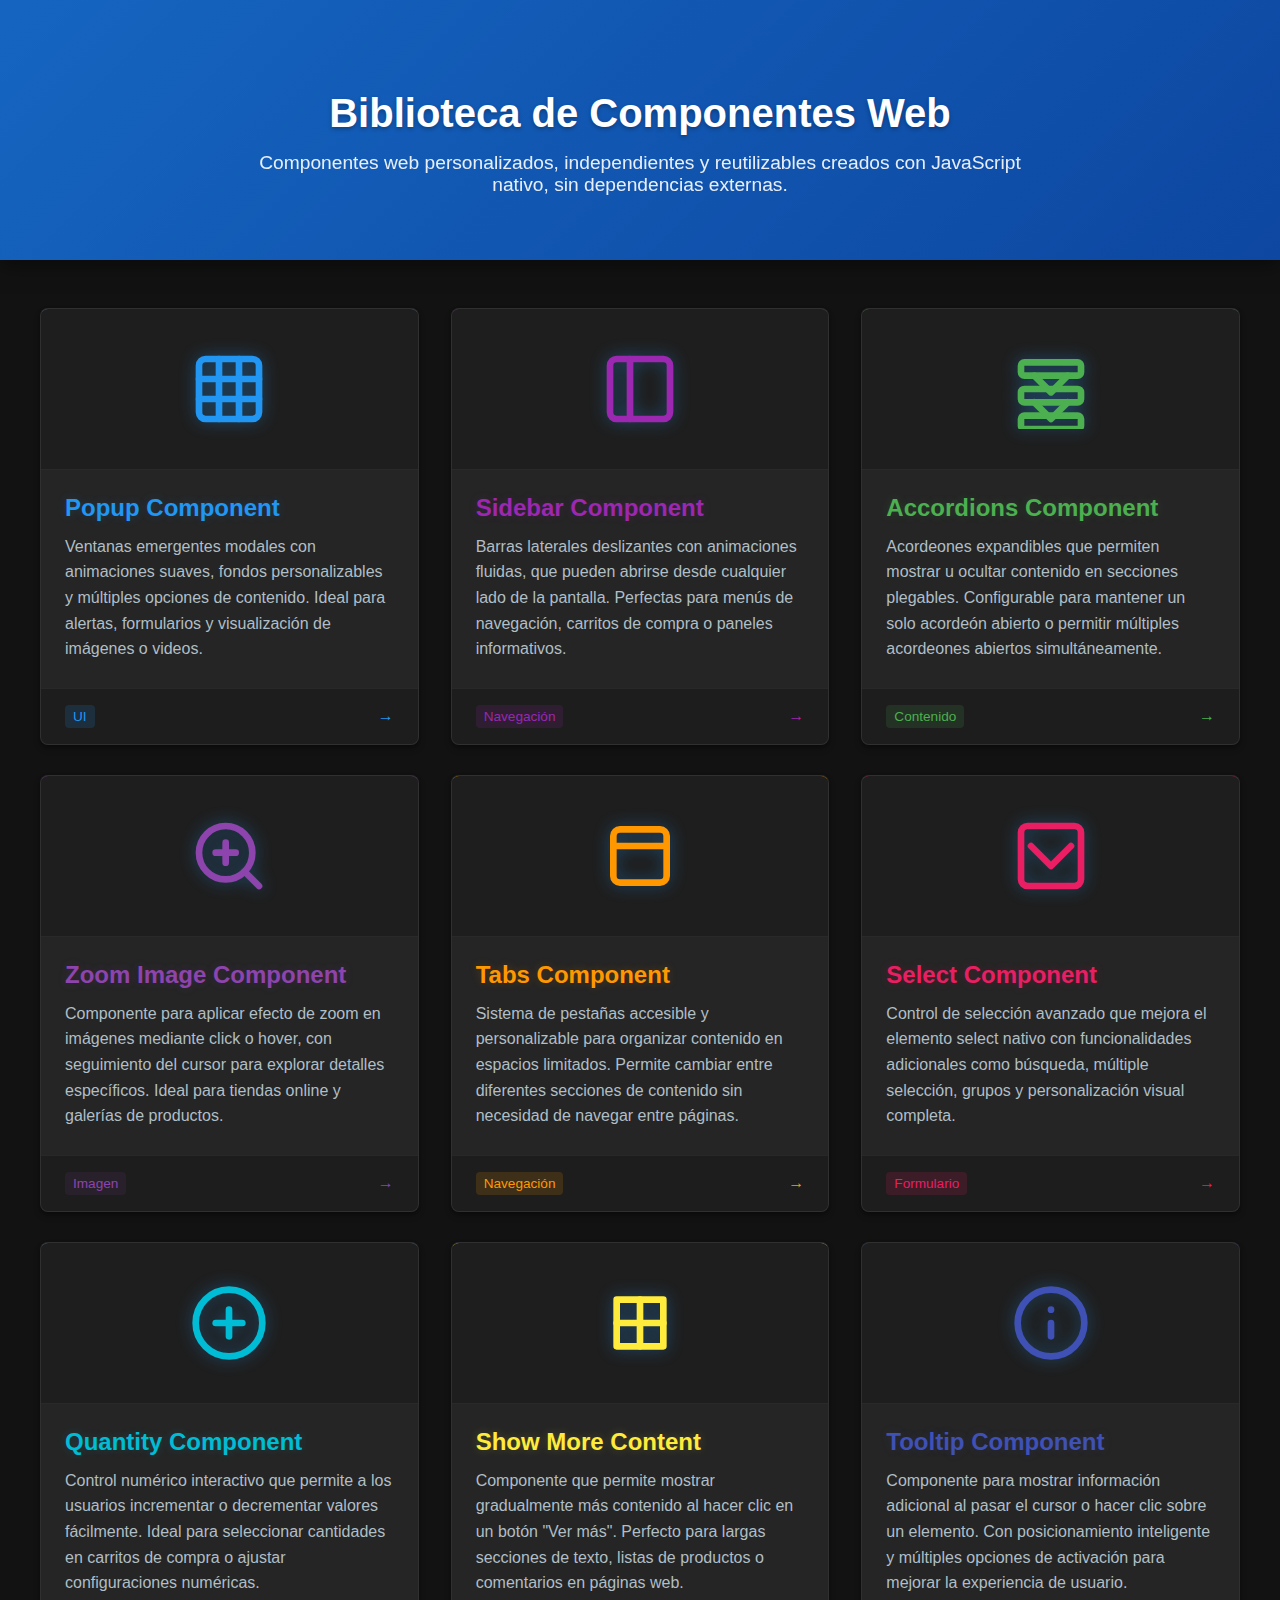
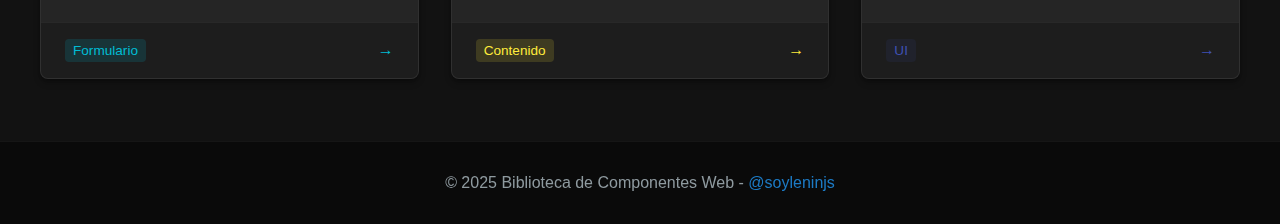
<file: index.html>
<!DOCTYPE html>
<html lang="es">
<head>
  <meta charset="UTF-8">
  <meta name="viewport" content="width=device-width, initial-scale=1.0">
  <title>Componentes Web Personalizados</title>
  <link rel="stylesheet" href="examples-styles.css">
  <link rel="stylesheet" href="index.css">
</head>
<body>
  <div class="hero">
    <h1>Biblioteca de Componentes Web</h1>
    <p>Componentes web personalizados, independientes y reutilizables creados con JavaScript nativo, sin dependencias externas.</p>
  </div>
  
  <div class="container">
    <div class="components-grid">
      <!-- Componente Popup -->
      <a href="popup-component/index.html" class="component-card">
        <div class="card-icon icon-popup">
          <svg xmlns="http://www.w3.org/2000/svg" viewBox="0 0 24 24" fill="none" stroke="currentColor" stroke-width="2" stroke-linecap="round" stroke-linejoin="round">
            <rect x="3" y="3" width="18" height="18" rx="2" ry="2"></rect>
            <line x1="9" y1="3" x2="9" y2="21"></line>
            <line x1="15" y1="3" x2="15" y2="21"></line>
            <line x1="3" y1="9" x2="21" y2="9"></line>
            <line x1="3" y1="15" x2="21" y2="15"></line>
          </svg>
        </div>
        <div class="card-content">
          <h2>Popup Component</h2>
          <p>Ventanas emergentes modales con animaciones suaves, fondos personalizables y múltiples opciones de contenido. Ideal para alertas, formularios y visualización de imágenes o videos.</p>
        </div>
        <div class="card-footer">
          <span class="card-tag">UI</span>
          <span class="card-arrow">→</span>
        </div>
      </a>

      <!-- Componente Sidebar -->
      <a href="sidebar-component/index.html" class="component-card">
        <div class="card-icon icon-sidebar">
          <svg xmlns="http://www.w3.org/2000/svg" viewBox="0 0 24 24" fill="none" stroke="currentColor" stroke-width="2" stroke-linecap="round" stroke-linejoin="round">
            <rect x="3" y="3" width="18" height="18" rx="2" ry="2"></rect>
            <line x1="9" y1="3" x2="9" y2="21"></line>
          </svg>
        </div>
        <div class="card-content">
          <h2>Sidebar Component</h2>
          <p>Barras laterales deslizantes con animaciones fluidas, que pueden abrirse desde cualquier lado de la pantalla. Perfectas para menús de navegación, carritos de compra o paneles informativos.</p>
        </div>
        <div class="card-footer">
          <span class="card-tag">Navegación</span>
          <span class="card-arrow">→</span>
        </div>
      </a>

      <!-- Componente Accordions -->
      <a href="accordions-component/index.html" class="component-card">
        <div class="card-icon icon-accordion">
          <svg xmlns="http://www.w3.org/2000/svg" viewBox="0 0 24 24" fill="none" stroke="currentColor" stroke-width="2" stroke-linecap="round" stroke-linejoin="round">
            <rect x="3" y="4" width="18" height="4" rx="1"></rect>
            <rect x="3" y="12" width="18" height="4" rx="1"></rect>
            <rect x="3" y="20" width="18" height="4" rx="1"></rect>
            <path d="M17 8l-5 5-5-5"></path>
            <path d="M17 16l-5 5-5-5"></path>
          </svg>
        </div>
        <div class="card-content">
          <h2>Accordions Component</h2>
          <p>Acordeones expandibles que permiten mostrar u ocultar contenido en secciones plegables. Configurable para mantener un solo acordeón abierto o permitir múltiples acordeones abiertos simultáneamente.</p>
        </div>
        <div class="card-footer">
          <span class="card-tag">Contenido</span>
          <span class="card-arrow">→</span>
        </div>
      </a>

      <!-- Componente Zoom Image -->
      <a href="zoom-image-component/index.html" class="component-card">
        <div class="card-icon icon-zoom-image">
          <svg xmlns="http://www.w3.org/2000/svg" viewBox="0 0 24 24" fill="none" stroke="currentColor" stroke-width="2" stroke-linecap="round" stroke-linejoin="round">
            <circle cx="11" cy="11" r="8"></circle>
            <line x1="21" y1="21" x2="16.65" y2="16.65"></line>
            <line x1="11" y1="8" x2="11" y2="14"></line>
            <line x1="8" y1="11" x2="14" y2="11"></line>
          </svg>
        </div>
        <div class="card-content">
          <h2>Zoom Image Component</h2>
          <p>Componente para aplicar efecto de zoom en imágenes mediante click o hover, con seguimiento del cursor para explorar detalles específicos. Ideal para tiendas online y galerías de productos.</p>
        </div>
        <div class="card-footer">
          <span class="card-tag">Imagen</span>
          <span class="card-arrow">→</span>
        </div>
      </a>

      <!-- Componente Tabs -->
      <a href="tabs-component/index.html" class="component-card">
        <div class="card-icon icon-tabs">
          <svg xmlns="http://www.w3.org/2000/svg" viewBox="0 0 24 24" fill="none" stroke="currentColor" stroke-width="2" stroke-linecap="round" stroke-linejoin="round">
            <path d="M20 9V6a2 2 0 0 0-2-2H6a2 2 0 0 0-2 2v3"></path>
            <path d="M20 9H4"></path>
            <path d="M4 9v9a2 2 0 0 0 2 2h12a2 2 0 0 0 2-2V9"></path>
          </svg>
        </div>
        <div class="card-content">
          <h2>Tabs Component</h2>
          <p>Sistema de pestañas accesible y personalizable para organizar contenido en espacios limitados. Permite cambiar entre diferentes secciones de contenido sin necesidad de navegar entre páginas.</p>
        </div>
        <div class="card-footer">
          <span class="card-tag">Navegación</span>
          <span class="card-arrow">→</span>
        </div>
      </a>

      <!-- Componente Select -->
      <a href="select-component/index.html" class="component-card">
        <div class="card-icon icon-select">
          <svg xmlns="http://www.w3.org/2000/svg" viewBox="0 0 24 24" fill="none" stroke="currentColor" stroke-width="2" stroke-linecap="round" stroke-linejoin="round">
            <polyline points="6 9 12 15 18 9"></polyline>
            <rect x="3" y="3" width="18" height="18" rx="2" ry="2"></rect>
          </svg>
        </div>
        <div class="card-content">
          <h2>Select Component</h2>
          <p>Control de selección avanzado que mejora el elemento select nativo con funcionalidades adicionales como búsqueda, múltiple selección, grupos y personalización visual completa.</p>
        </div>
        <div class="card-footer">
          <span class="card-tag">Formulario</span>
          <span class="card-arrow">→</span>
        </div>
      </a>

      <!-- Componente Quantity -->
      <a href="quantity-component/index.html" class="component-card">
        <div class="card-icon icon-quantity">
          <svg xmlns="http://www.w3.org/2000/svg" viewBox="0 0 24 24" fill="none" stroke="currentColor" stroke-width="2" stroke-linecap="round" stroke-linejoin="round">
            <circle cx="12" cy="12" r="10"></circle>
            <line x1="8" y1="12" x2="16" y2="12"></line>
            <line x1="12" y1="8" x2="12" y2="16"></line>
          </svg>
        </div>
        <div class="card-content">
          <h2>Quantity Component</h2>
          <p>Control numérico interactivo que permite a los usuarios incrementar o decrementar valores fácilmente. Ideal para seleccionar cantidades en carritos de compra o ajustar configuraciones numéricas.</p>
        </div>
        <div class="card-footer">
          <span class="card-tag">Formulario</span>
          <span class="card-arrow">→</span>
        </div>
      </a>

      <!-- Componente Show More Content -->
      <a href="show-more-content/index.html" class="component-card">
        <div class="card-icon icon-show-more">
          <svg xmlns="http://www.w3.org/2000/svg" viewBox="0 0 24 24" fill="none" stroke="currentColor" stroke-width="2" stroke-linecap="round" stroke-linejoin="round">
            <line x1="12" y1="5" x2="12" y2="19"></line>
            <line x1="5" y1="12" x2="19" y2="12"></line>
            <path d="M5 5h14v14H5z"></path>
          </svg>
        </div>
        <div class="card-content">
          <h2>Show More Content</h2>
          <p>Componente que permite mostrar gradualmente más contenido al hacer clic en un botón "Ver más". Perfecto para largas secciones de texto, listas de productos o comentarios en páginas web.</p>
        </div>
        <div class="card-footer">
          <span class="card-tag">Contenido</span>
          <span class="card-arrow">→</span>
        </div>
      </a>

      <!-- Componente Tooltip -->
      <a href="tooltip-component/index.html" class="component-card">
        <div class="card-icon icon-tooltip">
          <svg xmlns="http://www.w3.org/2000/svg" viewBox="0 0 24 24" fill="none" stroke="currentColor" stroke-width="2" stroke-linecap="round" stroke-linejoin="round">
            <circle cx="12" cy="12" r="10"></circle>
            <line x1="12" y1="16" x2="12" y2="12"></line>
            <line x1="12" y1="8" x2="12.01" y2="8"></line>
          </svg>
        </div>
        <div class="card-content">
          <h2>Tooltip Component</h2>
          <p>Componente para mostrar información adicional al pasar el cursor o hacer clic sobre un elemento. Con posicionamiento inteligente y múltiples opciones de activación para mejorar la experiencia de usuario.</p>
        </div>
        <div class="card-footer">
          <span class="card-tag">UI</span>
          <span class="card-arrow">→</span>
        </div>
      </a>
    </div>
  </div>
  
  <footer>
    <p>&copy; 2025 Biblioteca de Componentes Web - <a href="https://github.com/soyleninjs" target="_blank">@soyleninjs</a></p>
  </footer>
</body>
</html>
</file>
<file: examples-styles.css>
/* 
 * Estilos compartidos para las páginas de demostración de componentes web
 * Este archivo contiene los estilos comunes utilizados en todos los ejemplos
 * de componentes, evitando la duplicación de código CSS.
 */

/* Estilos básicos para el documento */
body {
  font-family: -apple-system, BlinkMacSystemFont, 'Segoe UI', Roboto, Oxygen, Ubuntu, Cantarell, 'Open Sans', 'Helvetica Neue', sans-serif;
  margin: 0;
  padding: 0;
}

/* Contenedor principal de ejemplos */
.examples {
  max-width: 1200px;
  margin: 0 auto;
}

/* Título principal de la página */
.examples h1 {
  margin-bottom: 30px;
  font-size: 28px;
  font-weight: 600;
  color: #333;
}

/* Estilos para cada ejemplo individual */
.example {
  margin-bottom: 50px;
  padding: 20px;
  border: 1px solid #eaeaea;
  border-radius: 8px;
}

.example-title {
  font-size: 18px;
  margin-bottom: 15px;
  font-weight: bold;
}

.example-controls {
  margin-top: 20px;
  display: flex;
  gap: 10px;
  flex-wrap: wrap;
}

/* Estilos generales para botones */
button {
  padding: 0;
  background-color: #4f4f4f;
  color: white;
  border: none;
  border-radius: 4px;
  cursor: pointer;
  font-size: 14px;
  transition: background-color 0.2s ease;
}

button:hover {
  background-color: #333;
}

/* Estilos para botones de información */
.info-button {
  background-color: #2196f3;
}

.info-button:hover {
  background-color: #0d8aee;
}

.button-action-primary {
  padding: 8px 16px;
  background-color: white;
  color: black;
  border-radius: 4px;
  border: 1px solid black;
}

.button-action-primary:hover {
  background-color: black;
  color: white;
  border: 1px solid black;
}

/* Estilos para el botón "Volver a inicio" - Común para todos los componentes */
.back-to-home {
  position: fixed;
  top: 20px;
  left: 20px;
  z-index: 100;
  display: flex;
  align-items: center;
  gap: 8px;
  padding: 10px 15px;
  background-color: rgba(0, 0, 0, 0.5);
  border-radius: 30px;
  color: white;
  text-decoration: none;
  font-weight: 500;
  backdrop-filter: blur(5px);
  transition: all 0.3s ease;
  border: 1px solid rgba(255, 255, 255, 0.1);
}

.back-to-home:hover {
  background-color: rgba(33, 150, 243, 0.5);
  transform: translateY(-2px);
  box-shadow: 0 5px 15px rgba(33, 150, 243, 0.3);
}

.back-to-home svg {
  width: 20px;
  height: 20px;
}
</file>
<file: index.css>
/* Estilos específicos para la landing page - Modo Oscuro */
:root {
  --primary-color: #2196f3;
  --primary-color-dark: #0d47a1;
  --secondary-color: #64b5f6;
  --accent-color: #00b0ff;
  --text-color: #e0e0e0;
  --text-color-secondary: #b0bec5;
  --dark-bg: #121212;
  --dark-bg-lighter: #1e1e1e;
  --dark-bg-card: #252525;
  --card-shadow: 0 4px 6px rgba(0, 0, 0, 0.25), 0 1px 3px rgba(0, 0, 0, 0.22);
  --card-radius: 8px;
  --transition-speed: 0.3s;
  
  /* Colores distintivos para cada componente */
  --popup-color: #2196f3;      /* Azul */
  --sidebar-color: #9c27b0;    /* Púrpura */
  --accordion-color: #4caf50;  /* Verde */
  --tabs-color: #ff9800;       /* Naranja */
  --select-color: #e91e63;     /* Rosa */
  --quantity-color: #00bcd4;   /* Cian */
  --showmore-color: #ffeb3b;   /* Amarillo */
  --zoomimage-color: #8e44ad;  /* Morado */
  --tooltip-color: #3f51b5;    /* Índigo */
}

body {
  background-color: var(--dark-bg);
  color: var(--text-color);
  padding: 0;
  margin: 0;
  min-height: 100vh;
}

a {
  color: inherit;
  text-decoration: underline;

  &:hover {
    text-decoration: unset;
  }
}

/* Estilos para el botón "back-to-home" - Común para todos los componentes */
/* Los estilos base del botón "back-to-home" se han movido al archivo examples-styles.css */

/* Personalización del botón "back-to-home" para cada componente */
/* Popup Component */
.popup-component-page .back-to-home:hover {
  background-color: rgba(33, 150, 243, 0.5);
  box-shadow: 0 5px 15px rgba(33, 150, 243, 0.3);
}

/* Sidebar Component */
.sidebar-component-page .back-to-home:hover {
  background-color: rgba(156, 39, 176, 0.5);
  box-shadow: 0 5px 15px rgba(156, 39, 176, 0.3);
}

/* Accordion Component */
.accordion-component-page .back-to-home:hover {
  background-color: rgba(76, 175, 80, 0.5);
  box-shadow: 0 5px 15px rgba(76, 175, 80, 0.3);
}

/* Zoom Image Component */
.zoom-component-page .back-to-home:hover {
  background-color: rgba(142, 68, 173, 0.5);
  box-shadow: 0 5px 15px rgba(142, 68, 173, 0.3);
}

/* Tabs Component */
.tabs-component-page .back-to-home:hover {
  background-color: rgba(255, 152, 0, 0.5);
  box-shadow: 0 5px 15px rgba(255, 152, 0, 0.3);
}

/* Select Component */
.select-component-page .back-to-home:hover {
  background-color: rgba(233, 30, 99, 0.5);
  box-shadow: 0 5px 15px rgba(233, 30, 99, 0.3);
}

/* Quantity Component */
.quantity-component-page .back-to-home:hover {
  background-color: rgba(0, 188, 212, 0.5);
  box-shadow: 0 5px 15px rgba(0, 188, 212, 0.3);
}

/* Show More Component */
.showmore-component-page .back-to-home:hover {
  background-color: rgba(255, 235, 59, 0.5);
  box-shadow: 0 5px 15px rgba(255, 235, 59, 0.3);
}

/* Tooltip Component */
.tooltip-component-page .back-to-home:hover {
  background-color: rgba(63, 81, 181, 0.5);
  box-shadow: 0 5px 15px rgba(63, 81, 181, 0.3);
}

.hero {
  background: linear-gradient(135deg, #1565c0, #0d47a1);
  color: white;
  padding: 4rem 2rem;
  text-align: center;
  margin-bottom: 3rem;
  box-shadow: 0 4px 20px rgba(0, 0, 0, 0.5);
}

.hero h1 {
  font-size: 2.5rem;
  margin-bottom: 1rem;
  text-shadow: 0 2px 4px rgba(0, 0, 0, 0.3);
}

.hero p {
  font-size: 1.2rem;
  max-width: 800px;
  margin: 0 auto;
  opacity: 0.9;
}

.container {
  max-width: 1200px;
  margin: 0 auto;
  padding: 0 20px;
}

.components-grid {
  display: grid;
  grid-template-columns: repeat(auto-fill, minmax(300px, 1fr));
  gap: 2rem;
  margin-bottom: 4rem;
}

.component-card {
  background-color: var(--dark-bg-card);
  border-radius: var(--card-radius);
  box-shadow: var(--card-shadow);
  overflow: hidden;
  transition: transform var(--transition-speed), box-shadow var(--transition-speed), border-color var(--transition-speed);
  height: 100%;
  display: flex;
  flex-direction: column;
  text-decoration: none;
  color: var(--text-color);
  border: 1px solid rgba(255, 255, 255, 0.05);
  position: relative;
}

.component-card::before {
  content: '';
  position: absolute;
  top: 0;
  left: 0;
  width: 100%;
  height: 3px;
  background-color: var(--primary-color);
  transition: height 0.3s ease;
}

.component-card:hover {
  transform: translateY(-5px);
  box-shadow: 0 10px 20px rgba(0, 0, 0, 0.4), 0 6px 10px rgba(0, 0, 0, 0.3);
  border-color: rgba(255, 255, 255, 0.1);
}

.component-card:hover::before {
  height: 5px;
}

.card-icon {
  height: 160px;
  display: flex;
  align-items: center;
  justify-content: center;
  background-color: var(--dark-bg-lighter);
  color: var(--primary-color);
  border-bottom: 1px solid rgba(255, 255, 255, 0.05);
  position: relative;
  overflow: hidden;
}

.card-icon::after {
  content: '';
  position: absolute;
  top: 0;
  left: 0;
  right: 0;
  bottom: 0;
  background: radial-gradient(circle at center, rgba(255, 255, 255, 0.05) 0%, transparent 70%);
  opacity: 0;
  transition: opacity 0.3s ease;
}

.component-card:hover .card-icon::after {
  opacity: 1;
}

.card-icon svg {
  width: 80px;
  height: 80px;
  filter: drop-shadow(0 0 8px rgba(33, 150, 243, 0.4));
  transition: all 0.3s ease;
  z-index: 1;
}

.card-content {
  padding: 1.5rem;
  flex: 1;
}

.card-content h2 {
  margin-top: 0;
  margin-bottom: 0.75rem;
  font-size: 1.5rem;
  color: var(--primary-color);
  text-shadow: 0 0 10px rgba(33, 150, 243, 0.2);
}

.card-content p {
  margin: 0;
  line-height: 1.6;
  color: var(--text-color-secondary);
}

.card-footer {
  padding: 1rem 1.5rem;
  background-color: rgba(0, 0, 0, 0.2);
  display: flex;
  align-items: center;
  justify-content: space-between;
  font-weight: 500;
  border-top: 1px solid rgba(255, 255, 255, 0.05);
}

.card-tag {
  font-size: 0.85rem;
  background-color: rgba(33, 150, 243, 0.15);
  color: var(--primary-color);
  padding: 0.25rem 0.5rem;
  border-radius: 4px;
  transition: all 0.3s ease;
}

.card-arrow {
  color: var(--primary-color);
  transition: color 0.3s ease;
}

footer {
  background-color: #0a0a0a;
  color: var(--text-color-secondary);
  padding: 2rem;
  text-align: center;
  border-top: 1px solid rgba(255, 255, 255, 0.05);
}

footer p {
  margin: 0;
  opacity: 0.8;
}

footer a {
  color: var(--primary-color);
  text-decoration: none;
}

footer a:hover {
  text-decoration: underline;
}

/* Iconos específicos para cada componente */
.icon-popup svg,
.icon-sidebar svg,
.icon-accordion svg,
.icon-tabs svg,
.icon-select svg,
.icon-quantity svg,
.icon-show-more svg,
.icon-zoom-image svg,
.icon-tooltip svg {
  fill: none;
  stroke: currentColor;
  stroke-width: 2;
  transition: all 0.3s ease;
}

/* Efecto de brillo al pasar el cursor */
.component-card:hover .card-icon svg {
  filter: drop-shadow(0 0 12px rgba(33, 150, 243, 0.6));
  transform: scale(1.05);
}

/* Estilos específicos por componente */

/* Popup Component */
.icon-popup {
  color: var(--popup-color);
}

.component-card:has(.icon-popup)::before {
  background-color: var(--popup-color);
}

.component-card:has(.icon-popup) .card-content h2 {
  color: var(--popup-color);
  text-shadow: 0 0 10px rgba(33, 150, 243, 0.2);
}

.component-card:has(.icon-popup) .card-tag,
.component-card:has(.icon-popup) .card-arrow {
  color: var(--popup-color);
}

.component-card:has(.icon-popup) .card-tag {
  background-color: rgba(33, 150, 243, 0.15);
}

.component-card:has(.icon-popup):hover .card-icon svg {
  filter: drop-shadow(0 0 12px rgba(33, 150, 243, 0.6));
}

/* Sidebar Component */
.icon-sidebar {
  color: var(--sidebar-color);
}

.component-card:has(.icon-sidebar)::before {
  background-color: var(--sidebar-color);
}

.component-card:has(.icon-sidebar) .card-content h2 {
  color: var(--sidebar-color);
  text-shadow: 0 0 10px rgba(156, 39, 176, 0.2);
}

.component-card:has(.icon-sidebar) .card-tag,
.component-card:has(.icon-sidebar) .card-arrow {
  color: var(--sidebar-color);
}

.component-card:has(.icon-sidebar) .card-tag {
  background-color: rgba(156, 39, 176, 0.15);
}

.component-card:has(.icon-sidebar):hover .card-icon svg {
  filter: drop-shadow(0 0 12px rgba(156, 39, 176, 0.6));
}

/* Accordion Component */
.icon-accordion {
  color: var(--accordion-color);
}

.component-card:has(.icon-accordion)::before {
  background-color: var(--accordion-color);
}

.component-card:has(.icon-accordion) .card-content h2 {
  color: var(--accordion-color);
  text-shadow: 0 0 10px rgba(76, 175, 80, 0.2);
}

.component-card:has(.icon-accordion) .card-tag,
.component-card:has(.icon-accordion) .card-arrow {
  color: var(--accordion-color);
}

.component-card:has(.icon-accordion) .card-tag {
  background-color: rgba(76, 175, 80, 0.15);
}

.component-card:has(.icon-accordion):hover .card-icon svg {
  filter: drop-shadow(0 0 12px rgba(76, 175, 80, 0.6));
}

/* Tabs Component */
.icon-tabs {
  color: var(--tabs-color);
}

.component-card:has(.icon-tabs)::before {
  background-color: var(--tabs-color);
}

.component-card:has(.icon-tabs) .card-content h2 {
  color: var(--tabs-color);
  text-shadow: 0 0 10px rgba(255, 152, 0, 0.2);
}

.component-card:has(.icon-tabs) .card-tag,
.component-card:has(.icon-tabs) .card-arrow {
  color: var(--tabs-color);
}

.component-card:has(.icon-tabs) .card-tag {
  background-color: rgba(255, 152, 0, 0.15);
}

.component-card:has(.icon-tabs):hover .card-icon svg {
  filter: drop-shadow(0 0 12px rgba(255, 152, 0, 0.6));
}

/* Select Component */
.icon-select {
  color: var(--select-color);
}

.component-card:has(.icon-select)::before {
  background-color: var(--select-color);
}

.component-card:has(.icon-select) .card-content h2 {
  color: var(--select-color);
  text-shadow: 0 0 10px rgba(233, 30, 99, 0.2);
}

.component-card:has(.icon-select) .card-tag,
.component-card:has(.icon-select) .card-arrow {
  color: var(--select-color);
}

.component-card:has(.icon-select) .card-tag {
  background-color: rgba(233, 30, 99, 0.15);
}

.component-card:has(.icon-select):hover .card-icon svg {
  filter: drop-shadow(0 0 12px rgba(233, 30, 99, 0.6));
}

/* Quantity Component */
.icon-quantity {
  color: var(--quantity-color);
}

.component-card:has(.icon-quantity)::before {
  background-color: var(--quantity-color);
}

.component-card:has(.icon-quantity) .card-content h2 {
  color: var(--quantity-color);
  text-shadow: 0 0 10px rgba(0, 188, 212, 0.2);
}

.component-card:has(.icon-quantity) .card-tag,
.component-card:has(.icon-quantity) .card-arrow {
  color: var(--quantity-color);
}

.component-card:has(.icon-quantity) .card-tag {
  background-color: rgba(0, 188, 212, 0.15);
}

.component-card:has(.icon-quantity):hover .card-icon svg {
  filter: drop-shadow(0 0 12px rgba(0, 188, 212, 0.6));
}

/* Show More Component */
.icon-show-more {
  color: var(--showmore-color);
}

.component-card:has(.icon-show-more)::before {
  background-color: var(--showmore-color);
}

.component-card:has(.icon-show-more) .card-content h2 {
  color: var(--showmore-color);
  text-shadow: 0 0 10px rgba(255, 235, 59, 0.2);
}

.component-card:has(.icon-show-more) .card-tag,
.component-card:has(.icon-show-more) .card-arrow {
  color: var(--showmore-color);
}

.component-card:has(.icon-show-more) .card-tag {
  background-color: rgba(255, 235, 59, 0.15);
}

.component-card:has(.icon-show-more):hover .card-icon svg {
  filter: drop-shadow(0 0 12px rgba(255, 235, 59, 0.6));
}

.icon-zoom-image {
  color: var(--zoomimage-color);
}

.component-card:has(.icon-zoom-image)::before {
  background-color: var(--zoomimage-color);
}

.component-card:has(.icon-zoom-image) .card-content h2 {
  color: var(--zoomimage-color);
  text-shadow: 0 0 10px rgba(142, 68, 173, 0.2);
}

.component-card:has(.icon-zoom-image) .card-tag,
.component-card:has(.icon-zoom-image) .card-arrow {
  color: var(--zoomimage-color);
}

.component-card:has(.icon-zoom-image) .card-tag {
  background-color: rgba(142, 68, 173, 0.1);
}

.component-card:has(.icon-zoom-image):hover .card-icon svg {
  filter: drop-shadow(0 0 8px rgba(142, 68, 173, 0.6));
}

/* Tooltip Component */
.icon-tooltip {
  color: var(--tooltip-color);
}

.component-card:has(.icon-tooltip)::before {
  background-color: var(--tooltip-color);
}

.component-card:has(.icon-tooltip) .card-content h2 {
  color: var(--tooltip-color);
  text-shadow: 0 0 10px rgba(63, 81, 181, 0.2);
}

.component-card:has(.icon-tooltip) .card-tag,
.component-card:has(.icon-tooltip) .card-arrow {
  color: var(--tooltip-color);
}

.component-card:has(.icon-tooltip) .card-tag {
  background-color: rgba(63, 81, 181, 0.1);
}

.component-card:has(.icon-tooltip):hover .card-icon svg {
  filter: drop-shadow(0 0 8px rgba(63, 81, 181, 0.6));
  transform: scale(1.05);
}
</file>
